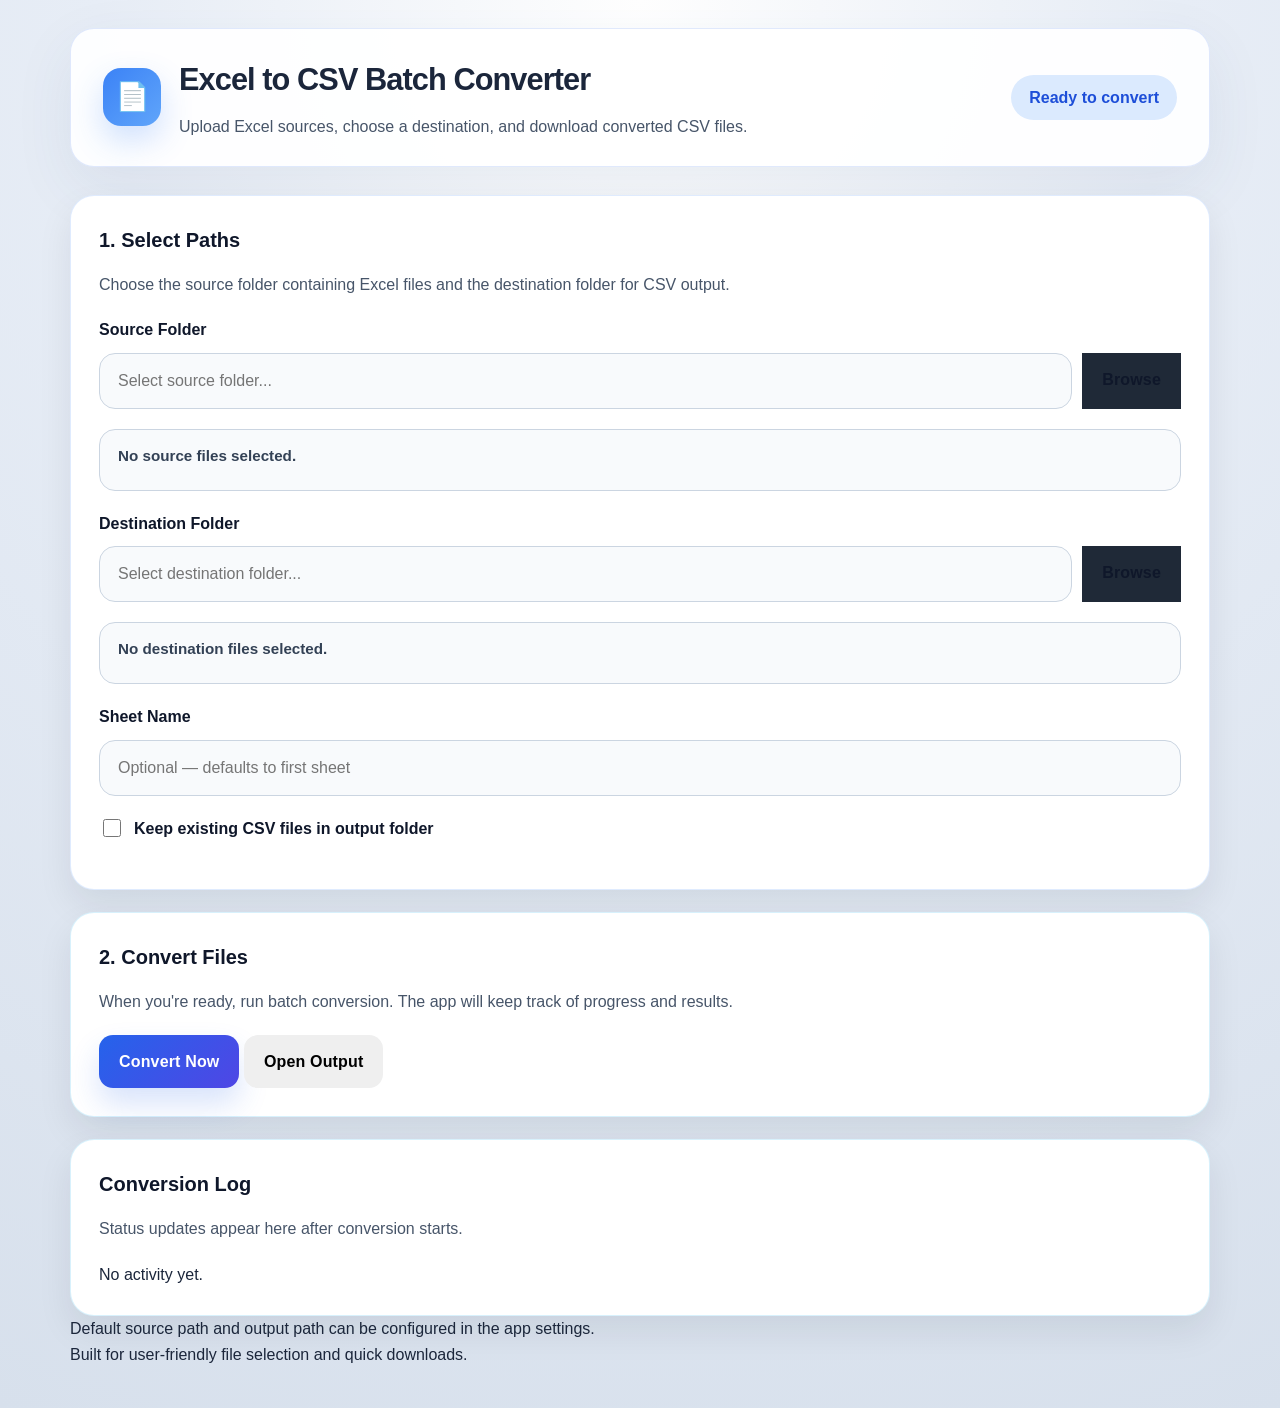
<file: docs/index.html>
<!DOCTYPE html>
<html lang="en">
<head>
  <meta charset="UTF-8" />
  <meta name="viewport" content="width=device-width, initial-scale=1.0" />
  <title>Excel to CSV Batch Converter</title>
  <link rel="stylesheet" href="styles.css" />
</head>
<body>
  <div class="app-shell">
    <header class="app-header">
      <div class="brand">
        <span class="brand-icon">📄</span>
        <div>
          <h1>Excel to CSV Batch Converter</h1>
          <p>Upload Excel sources, choose a destination, and download converted CSV files.</p>
        </div>
      </div>
      <div class="status-pill status-ready">Ready to convert</div>
    </header>

    <main class="content">
      <section class="panel panel-primary">
        <h2>1. Select Paths</h2>
        <p>Choose the source folder containing Excel files and the destination folder for CSV output.</p>

        <div class="field-group">
          <label for="sourcePath">Source Folder</label>
          <div class="input-row">
            <input id="sourcePath" type="text" placeholder="Select source folder..." readonly />
            <label class="btn btn-secondary" for="sourcePicker">Browse</label>
          </div>
          <div class="file-summary" id="sourceSummary">
            <div class="file-summary-title">No source files selected.</div>
            <ul id="sourceFilesList"></ul>
          </div>
        </div>

        <div class="field-group">
          <label for="destinationPath">Destination Folder</label>
          <div class="input-row">
            <input id="destinationPath" type="text" placeholder="Select destination folder..." readonly />
            <label class="btn btn-secondary" for="destinationPicker">Browse</label>
          </div>
          <div class="file-summary" id="destinationSummary">
            <div class="file-summary-title">No destination files selected.</div>
            <ul id="destinationFilesList"></ul>
          </div>
        </div>

        <div class="field-group inline-group">
          <label for="sheetName">Sheet Name</label>
          <input id="sheetName" type="text" placeholder="Optional — defaults to first sheet" />
        </div>

        <div class="field-group inline-group checkbox-group">
          <input id="keepExisting" type="checkbox" />
          <label for="keepExisting">Keep existing CSV files in output folder</label>
        </div>
      </section>

      <section class="panel panel-secondary">
        <h2>2. Convert Files</h2>
        <p>When you're ready, run batch conversion. The app will keep track of progress and results.</p>

        <div class="button-row">
          <button class="btn btn-primary btn-large">Convert Now</button>
          <button class="btn btn-outline">Open Output</button>
        </div>
      </section>

      <section class="panel panel-info">
        <h2>Conversion Log</h2>
        <div class="log-panel">
          <p class="log-note">Status updates appear here after conversion starts.</p>
          <div class="log-lines" id="logLines">
            <div class="log-line">No activity yet.</div>
          </div>
        </div>
      </section>
    </main>
    <input type="file" id="sourcePicker" webkitdirectory multiple style="width:0;height:0;position:absolute;left:-9999px;opacity:0;" />
    <input type="file" id="destinationPicker" webkitdirectory multiple style="width:0;height:0;position:absolute;left:-9999px;opacity:0;" />

    <footer class="app-footer">
      <div>Default source path and output path can be configured in the app settings.</div>
      <div>Built for user-friendly file selection and quick downloads.</div>
    </footer>
  </div>
  <script>
    const sourcePathInput = document.getElementById('sourcePath');
    const destinationPathInput = document.getElementById('destinationPath');
    const sourcePicker = document.getElementById('sourcePicker');
    const destinationPicker = document.getElementById('destinationPicker');

    const sourceSummary = document.getElementById('sourceSummary');
    const destinationSummary = document.getElementById('destinationSummary');
    const sourceFilesList = document.getElementById('sourceFilesList');
    const destinationFilesList = document.getElementById('destinationFilesList');

    function renderFileSummary(rootPath, files, summaryElement, listElement, label) {
      if (!files.length) {
        summaryElement.querySelector('.file-summary-title').textContent = `No ${label} files selected.`;
        listElement.innerHTML = '';
        return;
      }

      summaryElement.querySelector('.file-summary-title').textContent = `${files.length} ${label} file${files.length === 1 ? '' : 's'} selected in ${rootPath}`;
      const items = files.slice(0, 20).map((file) => `<li>${file}</li>`).join('');
      listElement.innerHTML = items + (files.length > 20 ? '<li>…and more</li>' : '');
    }

    sourcePicker.addEventListener('change', () => {
      const files = Array.from(sourcePicker.files);
      if (files.length) {
        const root = files[0].webkitRelativePath ? files[0].webkitRelativePath.split('/')[0] : files[0].name;
        sourcePathInput.value = root;
        const names = files.map((file) => file.webkitRelativePath || file.name);
        renderFileSummary(root, names, sourceSummary, sourceFilesList, 'source');
      } else {
        sourcePathInput.value = '';
        renderFileSummary('', [], sourceSummary, sourceFilesList, 'source');
      }
    });

    destinationPicker.addEventListener('change', () => {
      const files = Array.from(destinationPicker.files);
      if (files.length) {
        const root = files[0].webkitRelativePath ? files[0].webkitRelativePath.split('/')[0] : files[0].name;
        destinationPathInput.value = root;
        const names = files.map((file) => file.webkitRelativePath || file.name);
        renderFileSummary(root, names, destinationSummary, destinationFilesList, 'destination');
      } else {
        destinationPathInput.value = '';
        renderFileSummary('', [], destinationSummary, destinationFilesList, 'destination');
      }
    });
  </script>
</body>
</html>
</file>
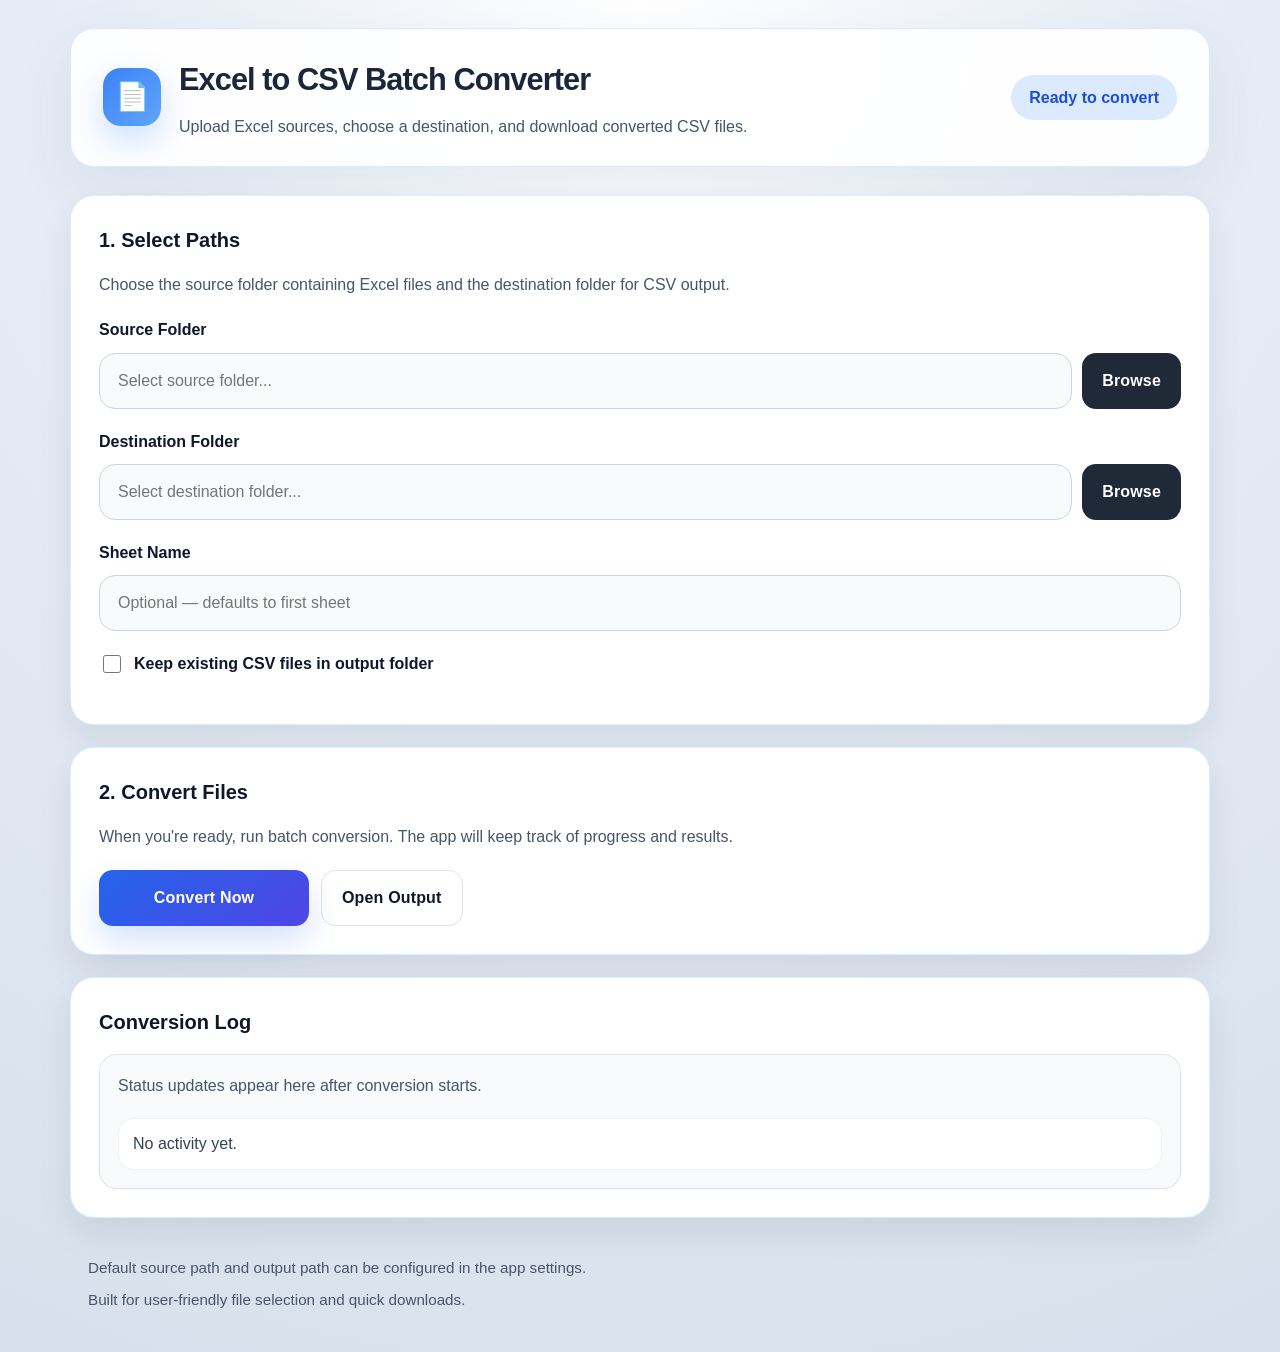
<file: web_ui/index.html>
<!DOCTYPE html>
<html lang="en">
<head>
  <meta charset="UTF-8" />
  <meta name="viewport" content="width=device-width, initial-scale=1.0" />
  <title>Excel to CSV Batch Converter</title>
  <link rel="stylesheet" href="styles.css" />
</head>
<body>
  <div class="app-shell">
    <header class="app-header">
      <div class="brand">
        <span class="brand-icon">📄</span>
        <div>
          <h1>Excel to CSV Batch Converter</h1>
          <p>Upload Excel sources, choose a destination, and download converted CSV files.</p>
        </div>
      </div>
      <div class="status-pill status-ready">Ready to convert</div>
    </header>

    <main class="content">
      <section class="panel panel-primary">
        <h2>1. Select Paths</h2>
        <p>Choose the source folder containing Excel files and the destination folder for CSV output.</p>

        <div class="field-group">
          <label for="sourcePath">Source Folder</label>
          <div class="input-row">
            <input id="sourcePath" type="text" placeholder="Select source folder..." readonly />
            <button class="btn btn-secondary">Browse</button>
          </div>
        </div>

        <div class="field-group">
          <label for="destinationPath">Destination Folder</label>
          <div class="input-row">
            <input id="destinationPath" type="text" placeholder="Select destination folder..." readonly />
            <button class="btn btn-secondary">Browse</button>
          </div>
        </div>

        <div class="field-group inline-group">
          <label for="sheetName">Sheet Name</label>
          <input id="sheetName" type="text" placeholder="Optional — defaults to first sheet" />
        </div>

        <div class="field-group inline-group checkbox-group">
          <input id="keepExisting" type="checkbox" />
          <label for="keepExisting">Keep existing CSV files in output folder</label>
        </div>
      </section>

      <section class="panel panel-secondary">
        <h2>2. Convert Files</h2>
        <p>When you're ready, run batch conversion. The app will keep track of progress and results.</p>

        <div class="button-row">
          <button class="btn btn-primary btn-large">Convert Now</button>
          <button class="btn btn-outline">Open Output</button>
        </div>
      </section>

      <section class="panel panel-info">
        <h2>Conversion Log</h2>
        <div class="log-panel">
          <p class="log-note">Status updates appear here after conversion starts.</p>
          <div class="log-lines" id="logLines">
            <div class="log-line">No activity yet.</div>
          </div>
        </div>
      </section>
    </main>

    <footer class="app-footer">
      <div>Default source path and output path can be configured in the app settings.</div>
      <div>Built for user-friendly file selection and quick downloads.</div>
    </footer>
  </div>
</body>
</html>
</file>
<file: docs/styles.css>
:root {
  color-scheme: dark light;
  font-family: "Inter", "Segoe UI", Roboto, sans-serif;
  background: #eef2f7;
  color: #1b263b;
  font-size: 16px;
  line-height: 1.6;
}

* {
  box-sizing: border-box;
}

body {
  margin: 0;
  min-height: 100vh;
  background: radial-gradient(circle at top, #ffffff 0%, #e7edf6 35%, #d7e0ec 100%);
}

button,
input {
  font: inherit;
}

.app-shell {
  max-width: 1180px;
  margin: 0 auto;
  padding: 28px 20px 40px;
}

.app-header {
  display: flex;
  justify-content: space-between;
  align-items: flex-start;
  gap: 1rem;
  background: rgba(255, 255, 255, 0.92);
  border: 1px solid rgba(37, 99, 235, 0.14);
  border-radius: 24px;
  padding: 26px 32px;
  box-shadow: 0 20px 60px rgba(47, 79, 120, 0.08);
}

.brand {
  display: flex;
  align-items: center;
  gap: 18px;
}

.brand-icon {
  display: inline-flex;
  width: 58px;
  height: 58px;
  border-radius: 18px;
  background: linear-gradient(135deg, #3b82f6 0%, #60a5fa 100%);
  color: white;
  font-size: 28px;
  align-items: center;
  justify-content: center;
  box-shadow: 0 14px 32px rgba(59, 130, 246, 0.24);
}

.app-header h1 {
  margin: 0;
  font-size: clamp(1.9rem, 2.4vw, 2.65rem);
  letter-spacing: -0.03em;
}

.app-header p {
  margin: 10px 0 0;
  max-width: 720px;
  color: #475569;
}

.status-pill {
  align-self: center;
  border-radius: 999px;
  padding: 10px 18px;
  font-weight: 600;
}

.status-ready {
  background: #dbeafe;
  color: #1d4ed8;
}

.content {
  display: grid;
  grid-template-columns: 1fr;
  gap: 22px;
  margin-top: 28px;
}

.panel {
  background: #ffffff;
  border-radius: 24px;
  border: 1px solid rgba(15, 23, 42, 0.06);
  padding: 28px;
  box-shadow: 0 16px 35px rgba(15, 23, 42, 0.08);
}

.panel-primary {
  border-color: rgba(59, 130, 246, 0.16);
}

.panel-secondary {
  border-color: rgba(14, 165, 233, 0.16);
}

.panel-info {
  border-color: rgba(14, 165, 233, 0.16);
}

.panel h2 {
  margin: 0 0 16px;
  font-size: 1.25rem;
  color: #0f172a;
}

.panel p {
  margin: 0 0 20px;
  color: #475569;
}

.field-group {
  display: grid;
  gap: 10px;
  margin-bottom: 20px;
}

.inline-group {
  grid-template-columns: minmax(0, 1fr);
}

.checkbox-group {
  align-items: center;
  grid-template-columns: auto 1fr;
}

.field-group label {
  display: block;
  font-weight: 600;
  color: #0f172a;
}

.input-row {
  display: grid;
  grid-template-columns: 1fr auto;
  gap: 10px;
}

input[type="text"] {
  width: 100%;
  border: 1px solid #cbd5e1;
  border-radius: 16px;
  padding: 14px 18px;
  transition: border-color 0.2s ease, box-shadow 0.2s ease;
  background: #f8fafc;
  color: #0f172a;
}

input[type="text"]:focus {
  outline: none;
  border-color: #3b82f6;
  box-shadow: 0 0 0 4px rgba(59, 130, 246, 0.16);
}

input[type="checkbox"] {
  width: 18px;
  height: 18px;
  accent-color: #2563eb;
}

button {
  cursor: pointer;
  border: none;
  border-radius: 14px;
  transition: transform 0.2s ease, box-shadow 0.2s ease, background-color 0.2s ease;
}

button:hover {
  transform: translateY(-1px);
}

.btn {
  padding: 14px 20px;
  font-weight: 700;
  letter-spacing: 0.01em;
}

.btn-primary {
  background: linear-gradient(135deg, #2563eb 0%, #4f46e5 100%);
  color: white;
  box-shadow: 0 16px 30px rgba(37, 99, 235, 0.18);
}

.btn-secondary {
  background: #1f2937;
  color: white;
}

.file-summary {
  background: #f8fafc;
  border: 1px solid #cbd5e1;
  border-radius: 16px;
  padding: 14px 18px;
  margin-top: 10px;
}

.file-summary-title {
  font-size: 0.95rem;
  font-weight: 600;
  color: #334155;
  margin-bottom: 8px;
}

.file-summary ul {
  list-style: disc;
  padding-left: 20px;
  margin: 0;
  color: #475569;
  max-height: 170px;
  overflow-y: auto;
}

.file-summary li {
  margin-bottom: 4px;
}
</file>
<file: web_ui/styles.css>
:root {
  color-scheme: dark light;
  font-family: "Inter", "Segoe UI", Roboto, sans-serif;
  background: #eef2f7;
  color: #1b263b;
  font-size: 16px;
  line-height: 1.6;
}

* {
  box-sizing: border-box;
}

body {
  margin: 0;
  min-height: 100vh;
  background: radial-gradient(circle at top, #ffffff 0%, #e7edf6 35%, #d7e0ec 100%);
}

button,
input {
  font: inherit;
}

.app-shell {
  max-width: 1180px;
  margin: 0 auto;
  padding: 28px 20px 40px;
}

.app-header {
  display: flex;
  justify-content: space-between;
  align-items: flex-start;
  gap: 1rem;
  background: rgba(255, 255, 255, 0.92);
  border: 1px solid rgba(37, 99, 235, 0.14);
  border-radius: 24px;
  padding: 26px 32px;
  box-shadow: 0 20px 60px rgba(47, 79, 120, 0.08);
}

.brand {
  display: flex;
  align-items: center;
  gap: 18px;
}

.brand-icon {
  display: inline-flex;
  width: 58px;
  height: 58px;
  border-radius: 18px;
  background: linear-gradient(135deg, #3b82f6 0%, #60a5fa 100%);
  color: white;
  font-size: 28px;
  align-items: center;
  justify-content: center;
  box-shadow: 0 14px 32px rgba(59, 130, 246, 0.24);
}

.app-header h1 {
  margin: 0;
  font-size: clamp(1.9rem, 2.4vw, 2.65rem);
  letter-spacing: -0.03em;
}

.app-header p {
  margin: 10px 0 0;
  max-width: 720px;
  color: #475569;
}

.status-pill {
  align-self: center;
  border-radius: 999px;
  padding: 10px 18px;
  font-weight: 600;
}

.status-ready {
  background: #dbeafe;
  color: #1d4ed8;
}

.content {
  display: grid;
  grid-template-columns: 1fr;
  gap: 22px;
  margin-top: 28px;
}

.panel {
  background: #ffffff;
  border-radius: 24px;
  border: 1px solid rgba(15, 23, 42, 0.06);
  padding: 28px;
  box-shadow: 0 16px 35px rgba(15, 23, 42, 0.08);
}

.panel-primary {
  border-color: rgba(59, 130, 246, 0.16);
}

.panel-secondary {
  border-color: rgba(14, 165, 233, 0.16);
}

.panel-info {
  border-color: rgba(14, 165, 233, 0.16);
}

.panel h2 {
  margin: 0 0 16px;
  font-size: 1.25rem;
  color: #0f172a;
}

.panel p {
  margin: 0 0 20px;
  color: #475569;
}

.field-group {
  display: grid;
  gap: 10px;
  margin-bottom: 20px;
}

.inline-group {
  grid-template-columns: minmax(0, 1fr);
}

.checkbox-group {
  align-items: center;
  grid-template-columns: auto 1fr;
}

.field-group label {
  display: block;
  font-weight: 600;
  color: #0f172a;
}

.input-row {
  display: grid;
  grid-template-columns: 1fr auto;
  gap: 10px;
}

input[type="text"] {
  width: 100%;
  border: 1px solid #cbd5e1;
  border-radius: 16px;
  padding: 14px 18px;
  transition: border-color 0.2s ease, box-shadow 0.2s ease;
  background: #f8fafc;
  color: #0f172a;
}

input[type="text"]:focus {
  outline: none;
  border-color: #3b82f6;
  box-shadow: 0 0 0 4px rgba(59, 130, 246, 0.16);
}

input[type="checkbox"] {
  width: 18px;
  height: 18px;
  accent-color: #2563eb;
}

button {
  cursor: pointer;
  border: none;
  border-radius: 14px;
  transition: transform 0.2s ease, box-shadow 0.2s ease, background-color 0.2s ease;
}

button:hover {
  transform: translateY(-1px);
}

.btn {
  padding: 14px 20px;
  font-weight: 700;
  letter-spacing: 0.01em;
}

.btn-primary {
  background: linear-gradient(135deg, #2563eb 0%, #4f46e5 100%);
  color: white;
  box-shadow: 0 16px 30px rgba(37, 99, 235, 0.18);
}

.btn-secondary {
  background: #1f2937;
  color: white;
}

.btn-outline {
  background: transparent;
  border: 1px solid rgba(15, 23, 42, 0.12);
  color: #0f172a;
}

.btn-large {
  min-width: 210px;
}

.button-row {
  display: flex;
  flex-wrap: wrap;
  gap: 12px;
}

.log-panel {
  background: #f8fafc;
  border: 1px solid rgba(148, 163, 184, 0.24);
  border-radius: 18px;
  padding: 18px;
}

.log-note {
  margin: 0 0 12px;
  color: #475569;
}

.log-lines {
  max-height: 280px;
  overflow-y: auto;
  display: grid;
  gap: 10px;
}

.log-line {
  background: #ffffff;
  border-radius: 16px;
  padding: 12px 14px;
  border: 1px solid rgba(148, 163, 184, 0.12);
  color: #334155;
}

.app-footer {
  display: grid;
  gap: 8px;
  margin-top: 18px;
  padding: 20px 18px 0;
  color: #475569;
  font-size: 0.95rem;
}

@media (max-width: 820px) {
  .app-header {
    flex-direction: column;
    align-items: stretch;
  }

  .input-row {
    grid-template-columns: 1fr;
  }

  .field-group.inline-group,
  .checkbox-group {
    grid-template-columns: 1fr;
  }
}
</file>
